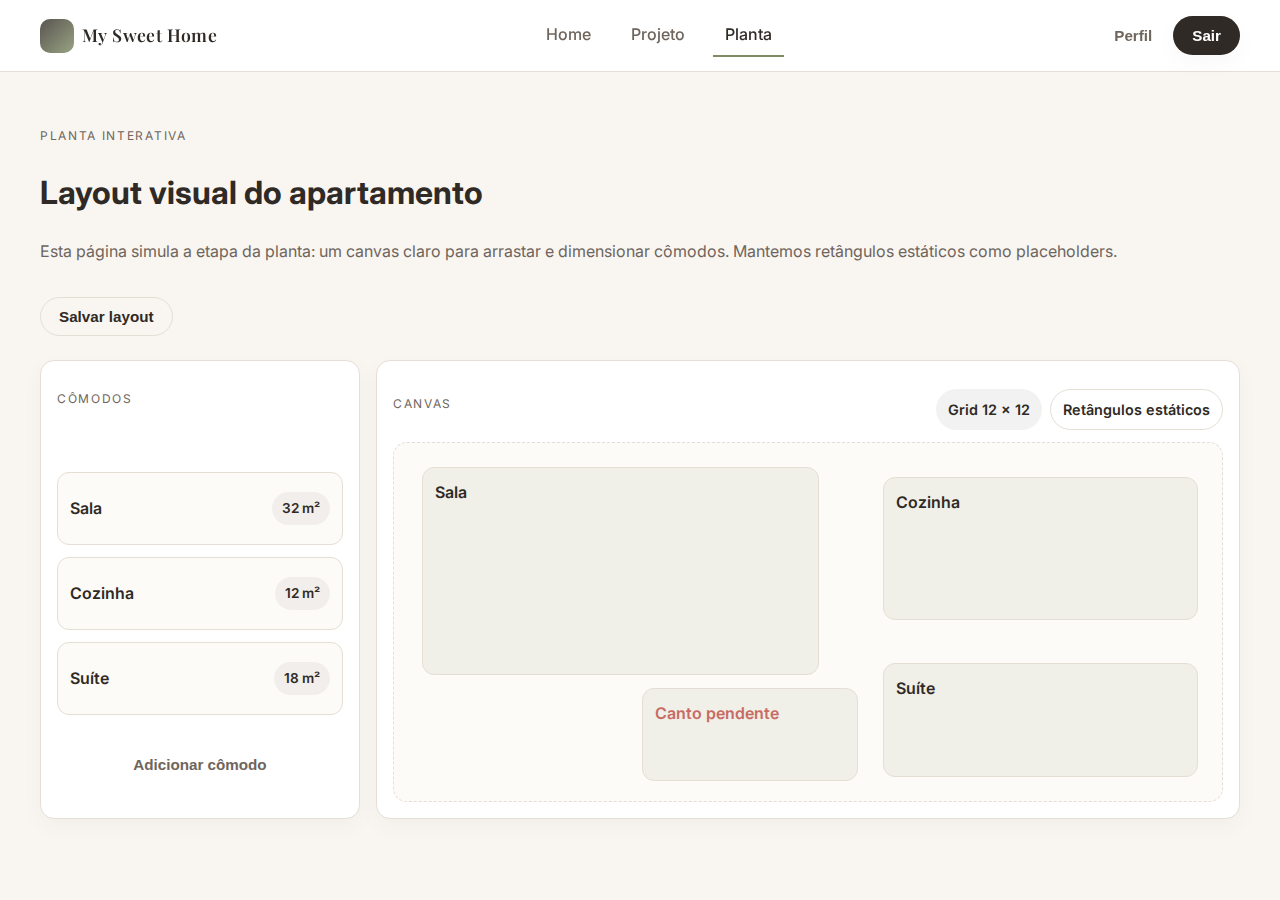
<file: planner.html>
<!DOCTYPE html>
<html lang="pt-BR">
<head>
  <meta charset="UTF-8" />
  <meta name="viewport" content="width=device-width, initial-scale=1.0" />
  <title>Planta · My Sweet Home</title>
  <link rel="preconnect" href="https://fonts.googleapis.com" />
  <link rel="preconnect" href="https://fonts.gstatic.com" crossorigin />
  <link href="https://fonts.googleapis.com/css2?family=Inter:wght@300;400;500;600&family=Playfair+Display:wght@500;600;700&display=swap" rel="stylesheet" />
  <link rel="stylesheet" href="assets/style.css" />
</head>
<body class="page">
  <header class="site-header">
    <div class="container header-grid">
      <div class="brand">
        <div class="brand-mark"></div>
        <span class="brand-name">My Sweet Home</span>
      </div>
      <nav class="nav">
        <a class="nav-link" href="index.html">Home</a>
        <a class="nav-link" href="project.html">Projeto</a>
        <a class="nav-link active" href="planner.html">Planta</a>
      </nav>
      <div class="session-actions">
        <button class="btn ghost" type="button">Perfil</button>
        <button class="btn primary" type="button">Sair</button>
      </div>
    </div>
  </header>

  <main class="container">
    <section class="section">
      <div class="section-header">
        <div>
          <p class="eyebrow">Planta interativa</p>
          <h1>Layout visual do apartamento</h1>
          <p class="muted">Esta página simula a etapa da planta: um canvas claro para arrastar e dimensionar cômodos. Mantemos retângulos estáticos como placeholders.</p>
        </div>
        <button class="btn secondary" type="button" onclick="App.showToast('Salvar layout disponível na V2')">Salvar layout</button>
      </div>

      <div class="planner-grid">
        <aside class="card planner-sidebar">
          <p class="eyebrow">Cômodos</p>
          <ul class="structure-list">
            <li><span class="label">Sala</span><span class="badge">32 m²</span></li>
            <li><span class="label">Cozinha</span><span class="badge">12 m²</span></li>
            <li><span class="label">Suíte</span><span class="badge">18 m²</span></li>
          </ul>
          <button class="btn ghost" type="button">Adicionar cômodo</button>
        </aside>

        <section class="card planner-canvas">
          <div class="planner-header">
            <p class="eyebrow">Canvas</p>
            <div class="pill-row">
              <span class="pill">Grid 12 × 12</span>
              <span class="pill outline">Retângulos estáticos</span>
            </div>
          </div>
          <div class="canvas" role="img" aria-label="Planta representando o apartamento">
            <div class="room room-large">Sala</div>
            <div class="room room-medium">Cozinha</div>
            <div class="room room-medium">Suíte</div>
            <div class="room room-small danger">Canto pendente</div>
          </div>
        </section>
      </div>
    </section>
  </main>

  <div id="toast" class="toast hidden"></div>
  <div id="modal" class="modal hidden" role="dialog" aria-modal="true">
    <div class="modal-content">
      <div class="modal-header">
        <h3>Notas rápidas</h3>
        <button class="btn ghost" type="button" onclick="App.hideModal()">Fechar</button>
      </div>
      <p class="muted">Use este espaço para testar a camada de feedback visual do projeto.</p>
      <div class="modal-actions">
        <button class="btn primary" type="button">Salvar</button>
        <button class="btn secondary" type="button" onclick="App.hideModal()">Cancelar</button>
      </div>
    </div>
  </div>

  <script src="js/app.js"></script>
  <script src="js/db.js"></script>
  <script src="js/project.js"></script>
</body>
</html>
</file>
<file: assets/style.css>
:root {
  /* Paleta inspirada em tons Westwing: off-white, greige e acentos discretos */
  --color-background: #f9f6f2;
  --color-surface: #ffffff;
  --color-border: #e5ded5;
  --color-text: #2f2a25;
  --color-muted: #6f655c;
  --color-accent: #7f8c63; /* oliva suave, premium e discreto */
  --color-danger: #c76b63; /* vermelho queimado suave para alertas */

  /* Tipografia editorial premium */
  --font-heading: 'Playfair Display', serif;
  --font-body: 'Inter', system-ui, -apple-system, BlinkMacSystemFont, 'Segoe UI', sans-serif;

  /* Escala de espaçamento (px) seguindo o pedido: 4, 8, 12, 16, 24, 32, 48 */
  --space-1: 4px;
  --space-2: 8px;
  --space-3: 12px;
  --space-4: 16px;
  --space-5: 24px;
  --space-6: 32px;
  --space-7: 48px;

  --radius: 14px;
  --shadow-soft: 0 12px 30px rgba(0, 0, 0, 0.04);
  --shadow-card: 0 8px 24px rgba(0, 0, 0, 0.03);
}

* {
  box-sizing: border-box;
}

body {
  margin: 0;
  font-family: var(--font-body);
  background: var(--color-background);
  color: var(--color-text);
  line-height: 1.6;
}

.page {
  padding-top: 82px; /* reserva espaço para o header fixo */
}

a {
  color: inherit;
  text-decoration: none;
}

.container {
  width: min(1200px, 94%);
  margin: 0 auto;
}

.site-header {
  position: fixed;
  inset: 0 0 auto 0;
  height: 72px;
  background: rgba(255, 255, 255, 0.94);
  backdrop-filter: blur(10px);
  border-bottom: 1px solid var(--color-border);
  z-index: 10;
}

.header-grid {
  height: 100%;
  display: grid;
  align-items: center;
  grid-template-columns: auto 1fr auto;
  gap: var(--space-5);
}

.brand {
  display: inline-flex;
  align-items: center;
  gap: var(--space-2);
  font-family: var(--font-heading);
  font-size: 1.1rem;
  letter-spacing: 0.4px;
}

.brand-mark {
  width: 34px;
  height: 34px;
  border-radius: 10px;
  background: linear-gradient(135deg, var(--color-text), var(--color-accent));
  opacity: 0.8;
}

.brand-name {
  font-weight: 600;
}

.nav {
  display: inline-flex;
  gap: var(--space-4);
  justify-content: center;
}

.nav-link {
  padding: var(--space-2) var(--space-3);
  color: var(--color-muted);
  border-bottom: 2px solid transparent;
  transition: color 0.2s ease, border-color 0.2s ease;
  font-weight: 500;
}

.nav-link.active,
.nav-link:hover {
  color: var(--color-text);
  border-color: var(--color-accent);
}

.session-actions {
  display: inline-flex;
  gap: var(--space-2);
}

.section {
  padding: var(--space-6) 0 var(--space-7);
}

.section-header {
  display: flex;
  flex-wrap: wrap;
  justify-content: space-between;
  gap: var(--space-4);
  margin-bottom: var(--space-5);
}

.hero {
  display: grid;
  grid-template-columns: 1.15fr 0.85fr;
  gap: var(--space-6);
  padding: var(--space-6);
  margin-top: var(--space-6);
}

.project-hero {
  align-items: flex-start;
}

.project-hero-content {
  display: grid;
  gap: var(--space-2);
}

.hero-meta {
  display: grid;
  gap: var(--space-2);
  margin-top: var(--space-3);
}

.subtle-text {
  color: var(--color-muted);
}

.meta-progress {
  display: grid;
  gap: var(--space-2);
}

.meta-progress__bar {
  width: 100%;
  height: 5px;
  border-radius: 999px;
  background: #f0ebe4;
  overflow: hidden;
}

.meta-progress__bar span {
  display: block;
  height: 100%;
  width: 0;
  background: linear-gradient(90deg, var(--color-accent), #9aa682);
  transition: width 0.2s ease;
}

.meta-budget {
  display: flex;
  flex-wrap: wrap;
  gap: var(--space-3);
  align-items: center;
}

.budget-line {
  margin: 0;
}

.budget-over {
  color: var(--color-danger);
}

.visually-hidden {
  position: absolute;
  width: 1px;
  height: 1px;
  padding: 0;
  margin: -1px;
  overflow: hidden;
  clip: rect(0, 0, 0, 0);
  white-space: nowrap;
  border: 0;
}

.project-hero-cover {
  position: relative;
  width: 1200px;
  max-width: 100%;
  aspect-ratio: 1200 / 305;
  height: auto;
  border-radius: var(--radius);
  overflow: hidden;
  border: 1px solid var(--color-border);
  background: linear-gradient(145deg, #f8f3ec 0%, #ffffff 100%);
  box-shadow: var(--shadow-card);
  align-self: flex-start;
  justify-self: center;
}

.project-hero-cover .hero-cover {
  position: absolute;
  inset: 0;
  width: 100%;
  height: 100%;
  object-fit: cover;
  object-position: center;
}

.project-hero-placeholder {
  position: absolute;
  inset: 0;
  display: grid;
  place-items: center;
  background: linear-gradient(145deg, #f8f3ec 0%, #ffffff 100%);
}

.hero-text h1 {
  font-family: var(--font-heading);
  font-size: clamp(1.8rem, 3vw, 2.4rem);
  margin: var(--space-2) 0;
}

.lead {
  font-size: 1.04rem;
  color: var(--color-muted);
}

.hero-actions {
  display: flex;
  flex-wrap: wrap;
  gap: var(--space-3);
  margin: var(--space-4) 0;
}

.tags {
  display: flex;
  gap: var(--space-2);
  flex-wrap: wrap;
}

.hero-visual {
  display: grid;
  place-items: center;
}

.visual-card {
  width: 100%;
  background: linear-gradient(145deg, #ffffff 0%, #f5f1ec 100%);
  padding: var(--space-5);
  border-radius: var(--radius);
  border: 1px solid var(--color-border);
  box-shadow: var(--shadow-soft);
}

.progress-bar {
  height: 12px;
  background: #f0ebe4;
  border-radius: 999px;
  overflow: hidden;
  margin: var(--space-3) 0;
}

.progress-bar span {
  display: block;
  height: 100%;
  background: linear-gradient(90deg, var(--color-accent), #9aa682);
}

.metrics-grid {
  display: grid;
  grid-template-columns: repeat(auto-fit, minmax(120px, 1fr));
  gap: var(--space-3);
  margin-top: var(--space-3);
}

.metrics-grid .metric {
  font-size: 1.4rem;
  font-weight: 600;
}

.grid.cards {
  display: grid;
  grid-template-columns: repeat(auto-fit, minmax(260px, 1fr));
  gap: var(--space-4);
}

.section-header.compact {
  margin-bottom: var(--space-3);
  align-items: flex-start;
}

.home-type-grid {
  display: grid;
  grid-template-columns: repeat(3, minmax(0, 1fr));
  gap: var(--space-4);
  margin-top: var(--space-4);
  align-items: stretch;
  grid-auto-rows: 1fr;
}

.home-card {
  position: relative;
  display: grid;
  gap: var(--space-3);
  padding: var(--space-3);
  width: 100%;
  height: 100%;
  font: inherit;
  color: inherit;
  appearance: none;
  background: linear-gradient(180deg, #ffffff 0%, #f7f2ec 100%);
  border: 1px solid var(--color-border);
  border-radius: var(--radius);
  box-shadow: var(--shadow-card);
  cursor: pointer;
  text-align: left;
  grid-template-rows: auto 1fr;
  transition: transform 0.18s ease, box-shadow 0.2s ease, border-color 0.2s ease;
}

.home-card .eyebrow {
  letter-spacing: 0.12em;
}

.home-card__content h3 {
  margin: var(--space-2) 0;
  font-family: var(--font-heading);
}

.home-card__media {
  position: relative;
  border-radius: calc(var(--radius) - 4px);
  overflow: hidden;
  width: 100%;
  aspect-ratio: 16 / 9;
  height: auto;
  background: #fdfbf8;
  border: 1px solid var(--color-border);
}

.home-card__media img {
  position: absolute;
  inset: 0;
  width: 100%;
  height: 100%;
  object-fit: cover;
  object-position: center;
}

.home-card__pill,
.home-card__label {
  position: absolute;
  top: var(--space-2);
  right: var(--space-2);
  z-index: 1;
}

.home-card__label {
  background: rgba(47, 42, 37, 0.88);
  color: #fff;
  border: 1px solid rgba(255, 255, 255, 0.22);
}

.home-card.selected {
  border-color: var(--color-accent);
  box-shadow: 0 16px 36px rgba(0, 0, 0, 0.08);
}

.home-card:focus-visible {
  outline: 2px solid var(--color-accent);
  outline-offset: 3px;
}

.home-card:not(.is-disabled):hover {
  transform: translateY(-4px);
  box-shadow: 0 16px 36px rgba(0, 0, 0, 0.08);
}

.home-card.is-disabled {
  opacity: 0.68;
  cursor: not-allowed;
  border-style: dashed;
}

.home-card.is-disabled:hover {
  transform: none;
  box-shadow: var(--shadow-card);
}

.home-card.is-disabled .home-card__media::after {
  content: '';
  position: absolute;
  inset: 0;
  background: linear-gradient(180deg, rgba(249, 246, 242, 0.4), rgba(249, 246, 242, 0.72));
}

.card {
  background: var(--color-surface);
  border: 1px solid var(--color-border);
  border-radius: var(--radius);
  padding: var(--space-4);
  box-shadow: var(--shadow-card);
  transition: transform 0.18s ease, box-shadow 0.18s ease;
}

.card:hover {
  transform: translateY(-4px);
  box-shadow: 0 16px 36px rgba(0, 0, 0, 0.06);
}

.auth-grid {
  display: grid;
  grid-template-columns: repeat(auto-fit, minmax(320px, 1fr));
  gap: var(--space-4);
  margin-top: var(--space-5);
}

.auth-card h2 {
  font-family: var(--font-heading);
  margin: var(--space-2) 0;
}

.auth-card.hidden {
  display: none;
}

.hidden {
  display: none !important;
}

.auth-form {
  display: grid;
  gap: var(--space-3);
  margin: var(--space-3) 0;
}

.small {
  font-size: 0.9rem;
}

.inline-hint {
  margin: calc(var(--space-2) - 2px) 0 0;
  line-height: 1.4;
}

.auth-page .auth-hero {
  display: flex;
  justify-content: center;
}

.auth-tabs {
  margin-top: var(--space-3);
}

.info-banner {
  margin-top: var(--space-3);
  padding: var(--space-3);
  border: 1px solid var(--color-border);
  border-radius: 12px;
  background: #fdfbf8;
}

.logged-info {
  display: flex;
  align-items: center;
  gap: var(--space-2);
  margin: var(--space-3) 0;
}

.card-header,
.card-top {
  display: flex;
  align-items: center;
  justify-content: space-between;
  gap: var(--space-3);
  margin-bottom: var(--space-3);
}

.project-card h3 {
  font-family: var(--font-heading);
  margin: var(--space-2) 0;
}

.cover-frame {
  position: relative;
  width: 100%;
  border-radius: 12px;
  overflow: hidden;
  border: 1px solid var(--color-border);
  background: linear-gradient(145deg, #f8f3ec 0%, #ffffff 100%);
}

.cover-frame.is-card {
  height: 180px;
}

.cover-frame.is-hero {
  aspect-ratio: 16 / 9;
  box-shadow: var(--shadow-card);
}

.cover-img {
  width: 100%;
  height: 100%;
  object-fit: cover;
  object-position: center;
  display: block;
}

.cover-overlay {
  position: absolute;
  inset: 0;
  display: grid;
  place-items: center;
  background: rgba(255, 255, 255, 0.42);
  backdrop-filter: blur(6px);
  color: var(--color-text);
  opacity: 0;
  transition: opacity 0.2s ease;
  text-align: center;
  padding: var(--space-3);
}

.cover-overlay__text {
  font-size: 0.9rem;
  font-weight: 600;
}

.cover-overlay__text.subtle {
  font-weight: 500;
  color: var(--color-muted);
}

.cover-frame.is-placeholder .cover-overlay {
  opacity: 1;
}

.cover-frame.is-clickable {
  cursor: pointer;
}

.cover-frame.is-clickable:hover .cover-overlay {
  opacity: 1;
}

.muted-card {
  opacity: 0.7;
}

.area-grid {
  display: grid;
  grid-template-columns: repeat(auto-fit, minmax(240px, 1fr));
  gap: var(--space-4);
}

.add-room-card {
  position: relative;
  display: block;
  cursor: pointer;
  overflow: hidden;
  padding: 0;
  width: 1200px;
  height: auto;
  max-width: 100%;
  aspect-ratio: 1200 / 305;
  margin: var(--space-5) auto 0;
  border: 1px dashed var(--color-border);
  border-radius: var(--radius);
  transition: transform 0.16s ease, box-shadow 0.2s ease, border-color 0.2s ease;
}

.add-room-card:focus-visible {
  outline: 2px solid var(--color-accent);
  outline-offset: 4px;
}

.add-room-card:hover {
  transform: translateY(-4px);
  border-color: var(--color-accent);
}

.add-room-media {
  position: relative;
  inset: 0;
  width: 100%;
  height: 100%;
  background: #f7f2ec;
  overflow: hidden;
}

.add-room-media img {
  position: absolute;
  inset: 0;
  width: 100%;
  height: 100%;
  object-fit: cover;
  object-position: center;
  opacity: 0.92;
}

.add-room-copy {
  position: absolute;
  left: var(--space-3);
  right: var(--space-3);
  bottom: var(--space-3);
  background: rgba(255, 255, 255, 0.78);
  backdrop-filter: blur(4px);
  border-radius: 12px;
  padding: var(--space-3);
  box-shadow: var(--shadow-soft);
}

@media (max-width: 768px) {
  .add-room-card {
    width: 100%;
    max-width: 100%;
    aspect-ratio: 16 / 9;
    height: auto;
  }
}

.area-form-card {
  opacity: 0;
  transform: translateY(6px);
  transition: opacity 0.2s ease, transform 0.2s ease;
}

.area-form-card.is-revealed {
  opacity: 1;
  transform: translateY(0);
}

.form-actions {
  display: flex;
  gap: var(--space-2);
  justify-content: flex-end;
  align-items: center;
}

.kind-options {
  display: grid;
  grid-template-columns: repeat(auto-fit, minmax(160px, 1fr));
  gap: var(--space-2);
  margin-top: var(--space-2);
}

.kind-option {
  border: 1px solid var(--color-border);
  background: #fdfbf8;
  border-radius: 12px;
  padding: 12px 14px;
  font-weight: 700;
  color: var(--color-text);
  text-align: left;
  cursor: pointer;
  transition: border-color 0.2s ease, box-shadow 0.2s ease, transform 0.1s ease;
}

.kind-option:hover {
  border-color: var(--color-accent);
  box-shadow: 0 6px 18px rgba(0, 0, 0, 0.04);
  transform: translateY(-1px);
}

.kind-option.is-selected {
  border-color: var(--color-text);
  background: #f5f1e8;
  box-shadow: inset 0 0 0 1px var(--color-text);
}
.manage-panel {
  margin-top: var(--space-3);
  padding-top: var(--space-3);
  border-top: 1px solid var(--color-border);
  display: grid;
  gap: var(--space-3);
}

.manage-header {
  display: flex;
  align-items: center;
  justify-content: space-between;
  gap: var(--space-2);
}

.area-card .area-kind {
  display: inline-flex;
  padding: 4px 10px;
  border-radius: 999px;
  border: 1px solid var(--color-border);
  color: var(--color-muted);
  font-weight: 600;
  font-size: 0.85rem;
}

.card-actions .btn.ghost.danger {
  color: var(--color-danger);
}

.inline-form {
  display: grid;
  gap: var(--space-2);
}

.inline-form .compact-input {
  background: #fff;
}

.block-banner {
  background: #fdf5f3;
  border: 1px solid rgba(199, 107, 99, 0.25);
  padding: var(--space-4);
  border-radius: var(--radius);
  display: flex;
  justify-content: space-between;
  gap: var(--space-3);
  align-items: center;
  margin-bottom: var(--space-4);
}

.block-banner .btn {
  white-space: nowrap;
}

.card-actions,
.pill-row {
  display: flex;
  flex-wrap: wrap;
  gap: var(--space-2);
  margin-top: var(--space-3);
}

.pill-row.slim {
  margin-top: 0;
  gap: var(--space-1);
}

.btn {
  border: 1px solid transparent;
  border-radius: 999px;
  padding: 10px 18px;
  font-weight: 600;
  font-size: 0.95rem;
  cursor: pointer;
  transition: transform 0.15s ease, box-shadow 0.15s ease, background 0.2s ease;
  background: none;
}

.btn.primary {
  background: var(--color-text);
  color: #fff;
  box-shadow: var(--shadow-card);
}

.btn.primary:hover {
  transform: translateY(-1px);
  box-shadow: 0 12px 24px rgba(0, 0, 0, 0.08);
}

.btn.secondary {
  background: transparent;
  color: var(--color-text);
  border-color: var(--color-border);
}

.btn.ghost {
  background: none;
  color: var(--color-muted);
  padding: 8px 12px;
}

.btn.tiny {
  padding: 6px 10px;
  font-size: 0.85rem;
}

.input,
select,
textarea {
  width: 100%;
  padding: 12px 14px;
  border-radius: 12px;
  border: 1px solid var(--color-border);
  background: #fdfbf8;
  font-family: var(--font-body);
  transition: border-color 0.2s ease, box-shadow 0.2s ease;
}

.input:focus,
select:focus,
textarea:focus {
  outline: none;
  border-color: var(--color-accent);
  box-shadow: 0 0 0 3px rgba(127, 140, 99, 0.15);
}

.tabs {
  display: inline-flex;
  gap: var(--space-2);
  border-bottom: 1px solid var(--color-border);
  margin-bottom: var(--space-4);
}

.tab {
  background: none;
  border: none;
  padding: var(--space-3) var(--space-4);
  border-bottom: 2px solid transparent;
  cursor: pointer;
  font-weight: 600;
  color: var(--color-muted);
}

.tab.active {
  color: var(--color-text);
  border-color: var(--color-text);
}

.reset-link-row {
  justify-content: flex-start;
  border-bottom: none;
  margin-top: calc(var(--space-1) * -1);
}

.reset-link {
  padding: 0;
  border: none;
  color: var(--color-text);
}

.reset-link.active {
  text-decoration: underline;
}

.tab-panel {
  display: block;
}

.tab-panel.hidden {
  display: none;
}

.structure-list {
  list-style: none;
  padding: 0;
  margin: 0;
  display: grid;
  gap: var(--space-3);
}

.structure-list li {
  display: flex;
  align-items: center;
  justify-content: space-between;
  padding: var(--space-3);
  border: 1px solid var(--color-border);
  border-radius: 12px;
  background: #fdfbf8;
}

.nested-card {
  border: 1px solid var(--color-border);
  border-radius: 12px;
  padding: var(--space-3);
  background: #fdfbf8;
  display: grid;
  gap: var(--space-2);
}

.nested-row {
  display: flex;
  justify-content: space-between;
  gap: var(--space-2);
  align-items: flex-start;
}

.corner-panel {
  border-top: 1px dashed var(--color-border);
  padding-top: var(--space-2);
  display: grid;
  gap: var(--space-2);
}

.corner-list {
  display: grid;
  gap: var(--space-2);
}

.kanban-shell {
  position: relative;
  margin-top: var(--space-3);
  padding-bottom: var(--space-2);
}

.kanban {
  display: flex;
  gap: var(--space-3);
  overflow-x: auto;
  scroll-snap-type: x mandatory;
  padding: var(--space-1);
  margin: 0 calc(var(--space-1) * -1);
  -webkit-overflow-scrolling: touch;
}

.kanban::after {
  content: '';
  display: block;
  min-width: 1px;
}

.kanban-column {
  flex: 0 0 320px;
  display: grid;
  gap: var(--space-2);
  padding: var(--space-3);
  border-radius: 14px;
  background: #fdfbf8;
  border: 1px solid var(--color-border);
  box-shadow: var(--shadow-soft);
  scroll-snap-align: start;
}

.kanban-header {
  display: flex;
  align-items: center;
  justify-content: space-between;
  gap: var(--space-2);
  font-family: var(--font-heading);
  letter-spacing: 0.01em;
}

.kanban-title {
  display: inline-flex;
  align-items: center;
  gap: var(--space-1);
  font-weight: 700;
}

.kanban-dot {
  width: 10px;
  height: 10px;
  border-radius: 50%;
  background: var(--color-border-strong);
  display: inline-block;
}

.kanban-column[data-status='todo'] .kanban-dot {
  background: #9ea4b5;
}

.kanban-column[data-status='doing'] .kanban-dot {
  background: #f0a500;
}

.kanban-column[data-status='done'] .kanban-dot {
  background: #6fa36b;
}

.kanban-counter {
  padding: 6px 10px;
  border-radius: 10px;
  background: #fff;
  border: 1px solid var(--color-border);
  font-weight: 700;
  min-width: 36px;
  text-align: center;
}

.kanban-list {
  display: grid;
  gap: var(--space-2);
}

.kanban-card {
  background: #fff;
  border-radius: 12px;
  border: 1px solid var(--color-border);
  box-shadow: 0 10px 24px rgba(0, 0, 0, 0.06);
  display: grid;
  gap: var(--space-2);
  padding: var(--space-3);
}

.kanban-card__header {
  display: flex;
  align-items: flex-start;
  justify-content: space-between;
  gap: var(--space-2);
}

.kanban-tags,
.kanban-badges {
  display: flex;
  flex-wrap: wrap;
  gap: var(--space-1);
}

.kanban-tags .pill,
.kanban-badges .pill {
  border-radius: 10px;
  padding: 6px 10px;
  font-size: 0.9rem;
}

.kanban-actions {
  display: flex;
  align-items: center;
  justify-content: space-between;
  gap: var(--space-2);
}

.kanban-move {
  display: inline-flex;
  gap: var(--space-1);
}

.kanban-empty {
  border: 1px dashed var(--color-border);
  border-radius: 12px;
  padding: var(--space-2);
  text-align: center;
  color: var(--color-muted);
}

@media (max-width: 900px) {
  .hero {
    grid-template-columns: 1fr;
  }
  .kanban-column {
    flex-basis: 280px;
  }
}

.kanban-empty-state {
  border: 1px dashed var(--color-border);
  border-radius: var(--radius);
  padding: var(--space-4);
  text-align: center;
  background: #fdfbf8;
  margin-top: var(--space-3);
}

.task-form {
  margin-top: var(--space-3);
  border-top: 1px solid var(--color-border);
  padding-top: var(--space-3);
}

.task-grid {
  display: grid;
  grid-template-columns: repeat(auto-fit, minmax(180px, 1fr));
  gap: var(--space-3);
  align-items: end;
}

.task-actions {
  display: flex;
  align-items: flex-end;
}

.scope-filter {
  min-width: 320px;
}

.scope-grid {
  display: grid;
  grid-template-columns: repeat(auto-fit, minmax(150px, 1fr));
  gap: var(--space-2);
}

@media (max-width: 820px) {
  .card-header {
    flex-direction: column;
    align-items: flex-start;
  }

  .card-header > * {
    width: 100%;
  }

  .scope-filter {
    min-width: 0;
    width: 100%;
  }

  .scope-grid {
    grid-template-columns: repeat(auto-fit, minmax(160px, 1fr));
  }

  .scope-filter .muted.small {
    margin-top: var(--space-1);
  }
}

.dashboard-grid {
  display: grid;
  grid-template-columns: repeat(auto-fit, minmax(220px, 1fr));
  gap: var(--space-3);
}

.photo-form {
  display: grid;
  gap: var(--space-3);
}

.photo-input {
  display: grid;
  gap: var(--space-2);
}

.photo-picker-actions {
  display: flex;
  gap: var(--space-2);
}

.photo-preview {
  max-width: 100%;
  border: 1px solid var(--color-border);
  border-radius: 10px;
  background: #fdfbf8;
  padding: var(--space-3);
}

.photo-preview img {
  width: 100%;
  height: auto;
  max-height: 260px;
  object-fit: cover;
  border-radius: 8px;
  display: block;
}

.grid.metrics {
  grid-template-columns: repeat(auto-fit, minmax(220px, 1fr));
  gap: var(--space-3);
}

.metric-card {
  border-radius: 10px;
  padding: var(--space-4);
  display: grid;
  gap: var(--space-2);
  border: 1px solid var(--color-border);
  box-shadow: var(--shadow-card);
}

.metric-top {
  display: flex;
  align-items: center;
  gap: var(--space-2);
}

.metric-icon {
  width: 38px;
  height: 38px;
  border-radius: 10px;
  display: grid;
  place-items: center;
  font-size: 1.1rem;
  font-weight: 700;
  background: rgba(255, 255, 255, 0.28);
  border: 1px solid rgba(255, 255, 255, 0.4);
}

.metric-card h2 {
  margin: 0;
  font-family: var(--font-heading);
  font-size: 1.8rem;
}

.metric-card--progress {
  background: linear-gradient(135deg, #f2f7ed 0%, #e3edd8 100%);
}

.metric-card--points {
  background: linear-gradient(135deg, #fdf4ea 0%, #f7e6d6 100%);
}

.metric-card--alert {
  background: linear-gradient(135deg, #fff3f1 0%, #fbe0da 100%);
}

.metric-card--warn {
  background: linear-gradient(135deg, #fef8e7 0%, #faedd2 100%);
}

.metric-card--budget {
  background: linear-gradient(135deg, #eef4ff 0%, #dfe8fa 100%);
}

.metric-card--ok {
  background: linear-gradient(135deg, #f0f8f4 0%, #d9efe2 100%);
}

.metric-card p.muted.small {
  margin: 0;
}

.planner-grid {
  display: grid;
  grid-template-columns: 320px 1fr;
  gap: var(--space-4);
}

.planner-sidebar {
  display: grid;
  gap: var(--space-3);
}

.planner-canvas {
  display: grid;
  gap: var(--space-3);
}

.planner-header {
  display: flex;
  align-items: center;
  justify-content: space-between;
  gap: var(--space-3);
}

.canvas {
  position: relative;
  background: #fdfbf8;
  border: 1px dashed var(--color-border);
  border-radius: var(--radius);
  height: 360px;
  padding: var(--space-4);
  overflow: hidden;
}

.room {
  position: absolute;
  padding: var(--space-3);
  background: rgba(127, 140, 99, 0.1);
  border: 1px solid var(--color-border);
  border-radius: 12px;
  color: var(--color-text);
  font-weight: 600;
}

.room-large { top: 24px; left: 28px; width: 48%; height: 58%; }
.room-medium { top: 34px; right: 24px; width: 38%; height: 40%; }
.room-medium:nth-of-type(3) { top: 220px; right: 24px; width: 38%; height: 32%; }
.room-small { bottom: 20px; left: 30%; width: 26%; height: 26%; }

.label { font-weight: 600; }
.muted { color: var(--color-muted); }
.eyebrow { letter-spacing: 0.14em; text-transform: uppercase; font-size: 0.75rem; color: var(--color-muted); }
.badge {
  display: inline-flex;
  align-items: center;
  padding: 6px 10px;
  border-radius: 999px;
  background: rgba(47, 42, 37, 0.06);
  color: var(--color-text);
  font-weight: 600;
  font-size: 0.85rem;
}

.badge.outline {
  background: transparent;
  border: 1px solid var(--color-border);
}

.badge.ghost {
  background: rgba(47, 42, 37, 0.04);
  border: 1px solid transparent;
}

.pill {
  display: inline-flex;
  align-items: center;
  gap: 6px;
  padding: 8px 12px;
  border-radius: 999px;
  background: rgba(47, 42, 37, 0.06);
  font-weight: 600;
  font-size: 0.9rem;
}

.pill.soft {
  background: rgba(127, 140, 99, 0.1);
  color: var(--color-text);
}

.pill.outline { border: 1px solid var(--color-border); background: transparent; }
.pill.danger { color: var(--color-danger); border: 1px solid rgba(199, 107, 99, 0.2); }

.danger { color: var(--color-danger); }

.toast {
  position: fixed;
  left: 50%;
  transform: translateX(-50%);
  bottom: 24px;
  background: var(--color-text);
  color: #fff;
  padding: 12px 18px;
  border-radius: 12px;
  box-shadow: var(--shadow-soft);
  transition: opacity 0.25s ease, transform 0.25s ease;
}

.toast.hidden {
  opacity: 0;
  pointer-events: none;
  transform: translate(-50%, 12px);
}

@media (max-width: 980px) {
  .home-type-grid {
    grid-template-columns: repeat(2, minmax(0, 1fr));
  }
}

@media (max-width: 640px) {
  .home-type-grid {
    grid-template-columns: 1fr;
  }
}

.modal {
  position: fixed;
  inset: 0;
  display: grid;
  place-items: center;
  background: rgba(0, 0, 0, 0.28);
  padding: var(--space-4);
  transition: opacity 0.2s ease;
}

.modal.hidden { display: none; }

.modal-content {
  background: var(--color-surface);
  border-radius: var(--radius);
  padding: var(--space-4);
  width: min(520px, 90vw);
  border: 1px solid var(--color-border);
  box-shadow: var(--shadow-soft);
}

.modal-header {
  display: flex;
  align-items: center;
  justify-content: space-between;
  gap: var(--space-3);
}

.modal-actions {
  display: flex;
  justify-content: flex-end;
  gap: var(--space-2);
  margin-top: var(--space-3);
}

.filters {
  display: grid;
  gap: var(--space-2);
}

.soft-card {
  background: #fdfbf8;
}

.empty {
  padding: var(--space-2) 0;
}
@media (max-width: 900px) {
  .hero { grid-template-columns: 1fr; }
  .header-grid { grid-template-columns: 1fr; height: auto; padding: var(--space-2) 0; }
  .site-header { height: auto; padding: var(--space-2) 0; }
  .session-actions { justify-content: flex-end; }
  .planner-grid { grid-template-columns: 1fr; }
}

@media (max-width: 600px) {
  .page { padding-top: 96px; }
  .hero, .section { padding-top: var(--space-4); }
  .project-hero-cover {
    width: 100%;
    max-height: 260px;
  }
  .header-grid { grid-template-columns: 1fr; gap: var(--space-2); }
  .nav { justify-content: flex-start; }
  .nav-link { padding: var(--space-2) 0; }
  .session-actions { justify-content: flex-start; }
  .tabs { width: 100%; }
  .tab { flex: 1; text-align: center; }
}
</file>
